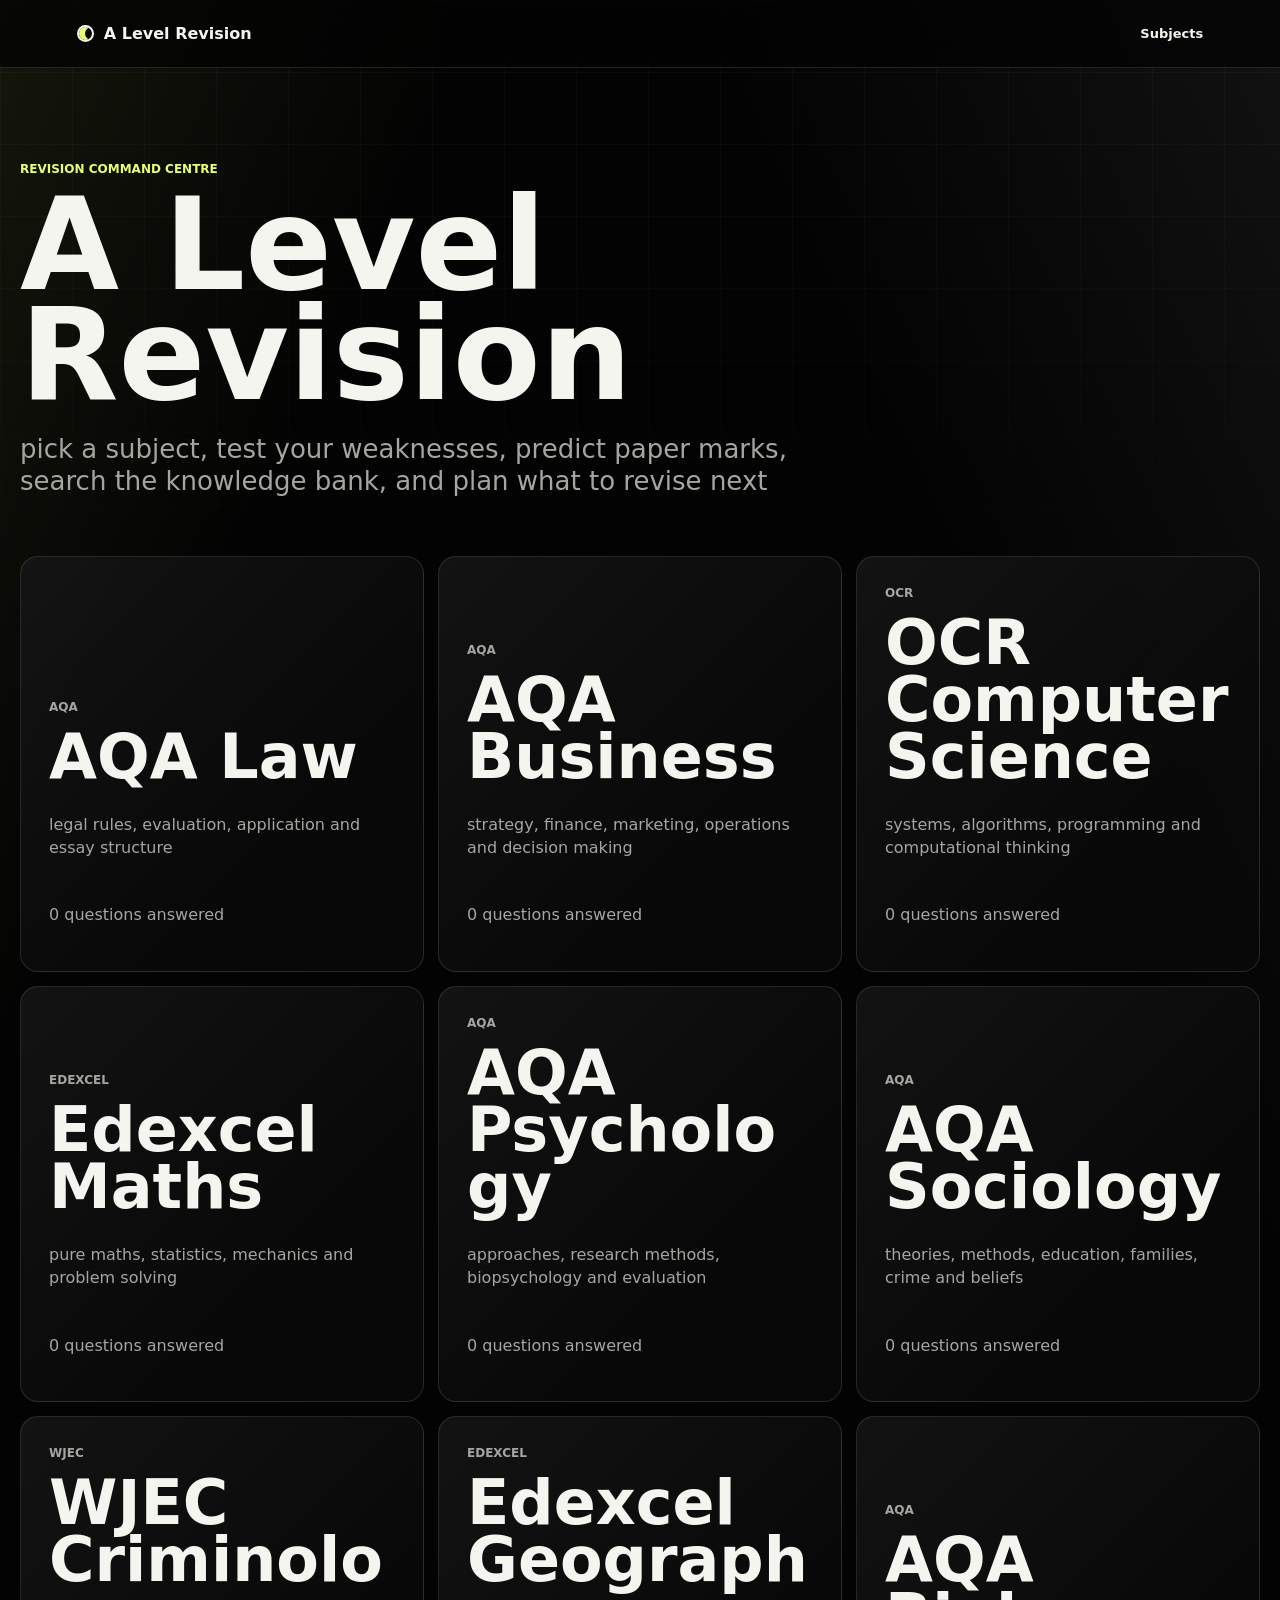
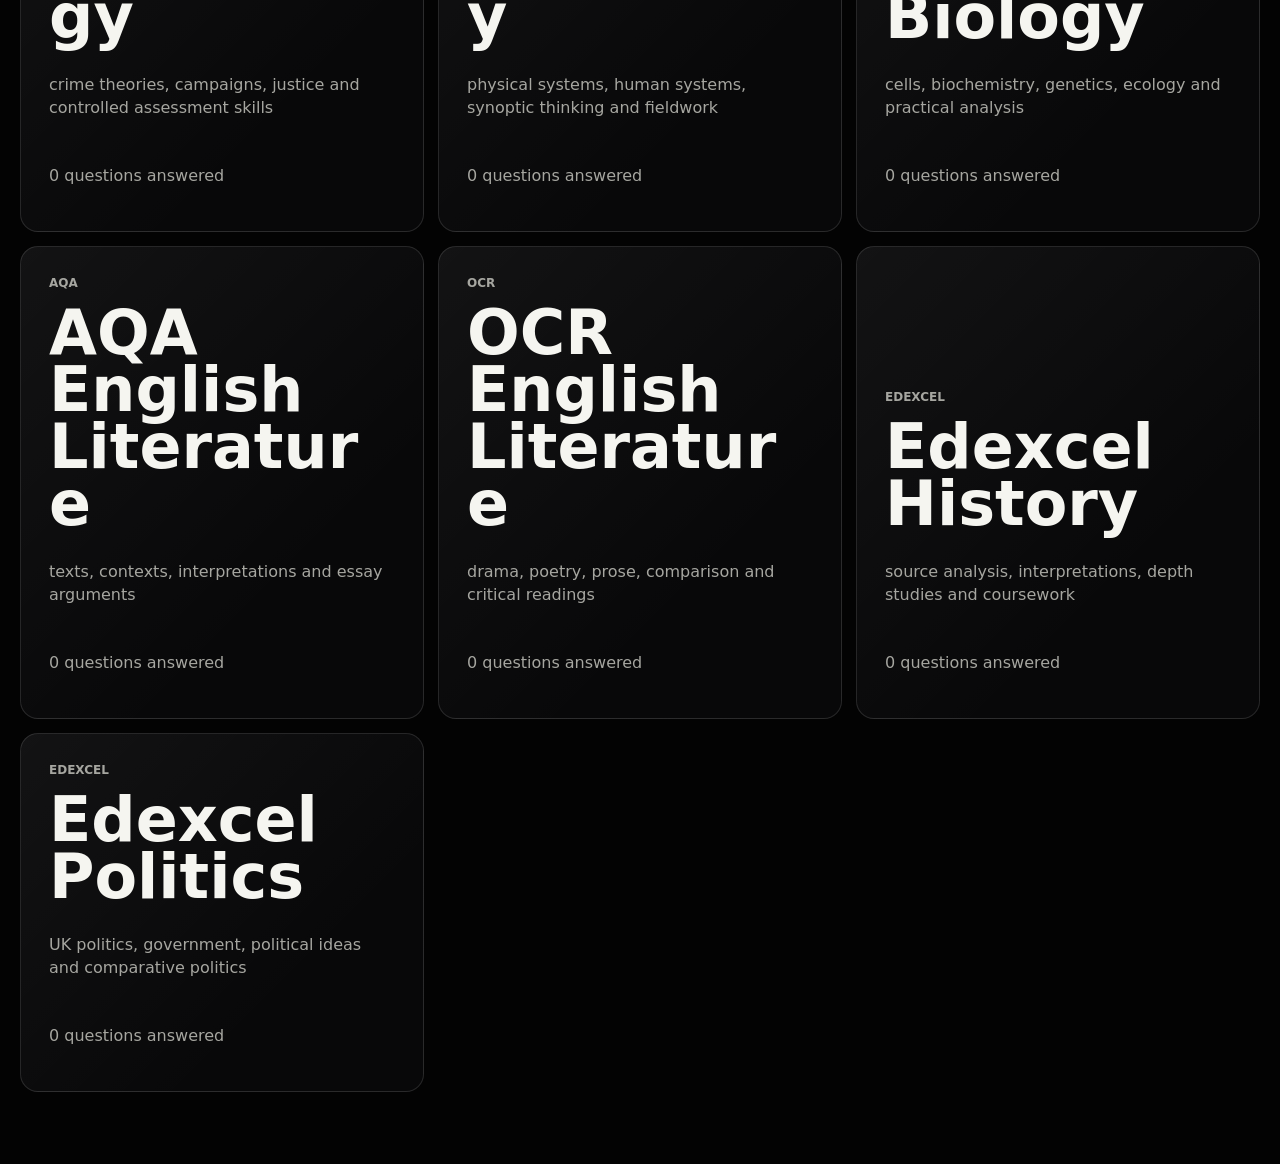
<file: index.html>
<!doctype html>
<html lang="en">
  <head>
    <meta charset="UTF-8" />
    <meta name="viewport" content="width=device-width, initial-scale=1.0" />
    <title>A Level Revision | jakublabs.xyz</title>
    <link rel="stylesheet" href="styles.css?v=2" />
  </head>
  <body data-page="home">
    <header class="site-header">
      <a class="brand" href="index.html"><span class="brand-mark"></span><span>A Level Revision</span></a>
      <nav class="nav-links">
        <a href="index.html" aria-current="page">Subjects</a>
      </nav>
    </header>

    <main class="app">
      <section class="hero">
        <p class="kicker">revision command centre</p>
        <h1>A Level Revision</h1>
        <p class="lede">pick a subject, test your weaknesses, predict paper marks, search the knowledge bank, and plan what to revise next</p>
      </section>

      <section class="subject-grid" id="subject-grid"></section>
    </main>

    <script src="script.js?v=2"></script>
  </body>
</html>
</file>
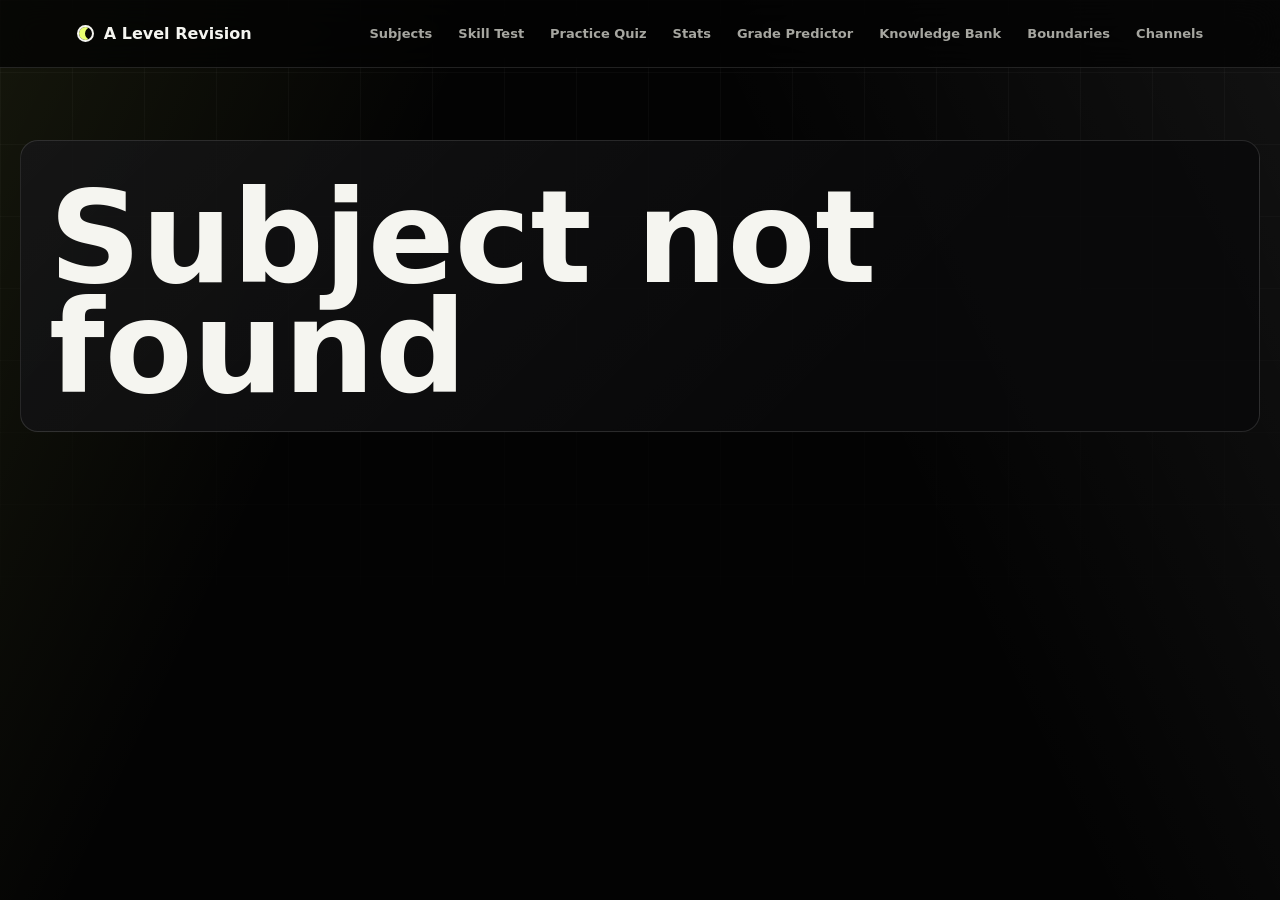
<file: subject.html>
<!doctype html>
<html lang="en">
  <head>
    <meta charset="UTF-8" />
    <meta name="viewport" content="width=device-width, initial-scale=1.0" />
    <title>Subject | A Level Revision</title>
    <link rel="stylesheet" href="styles.css?v=2" />
  </head>
  <body data-page="subject">
    <header class="site-header">
      <a class="brand" href="index.html"><span class="brand-mark"></span><span>A Level Revision</span></a>
      <nav class="nav-links">
        <a href="index.html">Subjects</a>
        <a href="#skill-test">Skill Test</a>
        <a href="#practice">Practice Quiz</a>
        <a href="#stats">Stats</a>
        <a href="#predictor">Grade Predictor</a>
        <a href="#bank">Knowledge Bank</a>
        <a href="#boundaries">Boundaries</a>
        <a href="#channels">Channels</a>
      </nav>
    </header>

    <main class="app">
      <section class="hero compact" id="subject-hero"></section>

      <section class="dashboard-grid">
        <article class="panel stat-card">
          <p class="kicker">answered</p>
          <strong id="stat-answered">0</strong>
          <span>questions tracked</span>
        </article>
        <article class="panel stat-card">
          <p class="kicker">accuracy</p>
          <strong id="stat-accuracy">--%</strong>
          <span>all quizzes</span>
        </article>
        <article class="panel stat-card">
          <p class="kicker">weakest topic</p>
          <strong id="stat-weakest">--</strong>
          <span>revise this first</span>
        </article>
      </section>

      <section class="section-block" id="topics">
        <div class="section-heading">
          <p class="kicker">topic map</p>
          <h2>choose a topic</h2>
        </div>
        <div class="topic-grid" id="topic-grid"></div>
      </section>

      <section class="section-block panel" id="skill-test">
        <div class="section-heading row-heading">
          <div>
            <p class="kicker">diagnostic</p>
            <h2>Skill Test</h2>
          </div>
          <button class="button button-light" id="start-skill-test" type="button">Start 50 Questions</button>
        </div>
        <p class="muted">A 50-question mixed-topic test used to estimate topic strength, paper predictions, and revision priorities.</p>
        <div class="quiz-zone" id="skill-test-zone"></div>
      </section>

      <section class="section-block panel" id="practice">
        <div class="section-heading">
          <p class="kicker">custom practice</p>
          <h2>Practice Quiz</h2>
        </div>
        <div class="quiz-builder">
          <label>
            <span>Question count</span>
            <input id="practice-count" type="number" min="5" max="80" value="15" />
          </label>
          <div class="topic-select" id="practice-topics"></div>
          <button class="button button-light" id="start-practice" type="button">Start Practice</button>
        </div>
        <div class="quiz-zone" id="practice-zone"></div>
      </section>

      <section class="section-block panel" id="stats">
        <div class="section-heading">
          <p class="kicker">performance</p>
          <h2>Stats Dashboard</h2>
        </div>
        <div class="stats-grid" id="stats-grid"></div>
        <div class="wrong-log" id="wrong-log"></div>
      </section>

      <section class="section-block panel" id="predictor">
        <div class="section-heading">
          <p class="kicker">forecast</p>
          <h2>Grade Predictor</h2>
        </div>
        <div class="paper-grid" id="paper-predictions"></div>
        <div class="manual-grid" id="manual-marks"></div>
        <div class="grade-output" id="grade-output"></div>
      </section>

      <section class="section-block panel" id="bank">
        <div class="section-heading">
          <p class="kicker">revision notes</p>
          <h2>Knowledge Bank</h2>
        </div>
        <input class="search-box" id="bank-search" type="search" placeholder="Search anything in this subject..." />
        <div class="bank-results" id="bank-results"></div>
      </section>

      <section class="section-block panel" id="boundaries">
        <div class="section-heading">
          <p class="kicker">last year model</p>
          <h2>Grade Boundaries</h2>
        </div>
        <div id="boundary-table"></div>
        <div class="boundary-tool" id="boundary-tool"></div>
      </section>

      <section class="section-block panel" id="channels">
        <div class="section-heading">
          <p class="kicker">youtube</p>
          <h2>Best Revision Channels</h2>
        </div>
        <div class="channel-grid" id="channel-grid"></div>
      </section>
    </main>

    <script src="script.js?v=2"></script>
  </body>
</html>
</file>
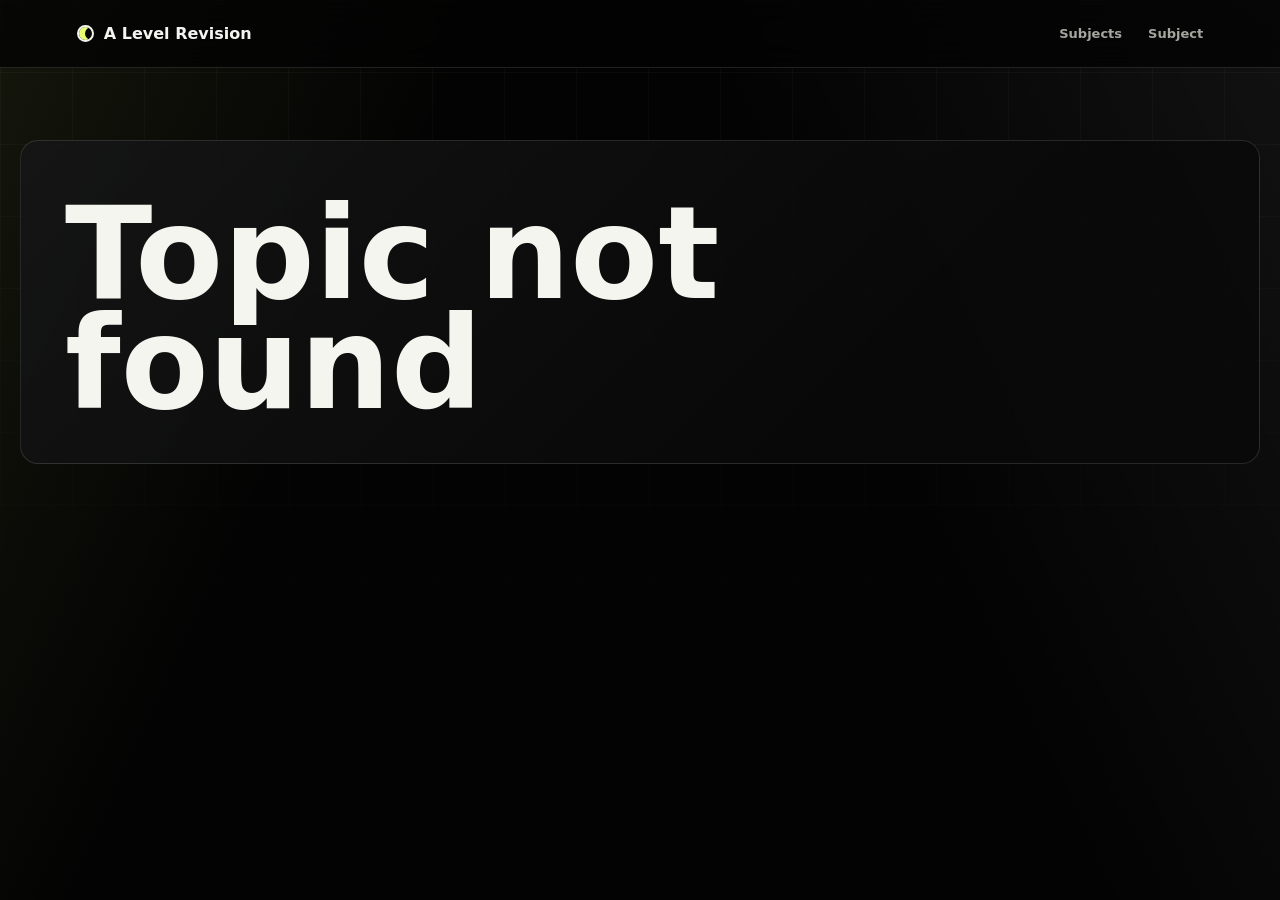
<file: topic.html>
<!doctype html>
<html lang="en">
  <head>
    <meta charset="UTF-8" />
    <meta name="viewport" content="width=device-width, initial-scale=1.0" />
    <title>Topic | A Level Revision</title>
    <link rel="stylesheet" href="styles.css?v=2" />
  </head>
  <body data-page="topic">
    <header class="site-header">
      <a class="brand" href="index.html"><span class="brand-mark"></span><span>A Level Revision</span></a>
      <nav class="nav-links">
        <a href="index.html">Subjects</a>
        <a id="subject-back" href="subject.html">Subject</a>
      </nav>
    </header>

    <main class="app">
      <article class="topic-page" id="topic-page"></article>
    </main>

    <script src="script.js?v=2"></script>
  </body>
</html>
</file>
<file: styles.css>
:root {
  color-scheme: dark;
  --bg: #030303;
  --surface: rgba(10, 10, 11, 0.86);
  --line: rgba(255, 255, 255, 0.12);
  --text: #f5f5f0;
  --muted: #a6a6a0;
  --signal: #e9ff70;
  --good: #67ff93;
  --warn: #ffd166;
  --bad: #ff5c7a;
}

* { box-sizing: border-box; }
[hidden] { display: none !important; }

html {
  min-height: 100%;
  overflow-x: hidden;
  background: var(--bg);
}

body {
  min-height: 100vh;
  margin: 0;
  overflow-x: hidden;
  background:
    linear-gradient(115deg, rgba(233, 255, 112, 0.08), transparent 28rem),
    linear-gradient(245deg, rgba(255, 255, 255, 0.06), transparent 34rem),
    var(--bg);
  color: var(--text);
  font-family: Inter, ui-sans-serif, system-ui, -apple-system, BlinkMacSystemFont, "Segoe UI", sans-serif;
}

body::before {
  position: fixed;
  inset: 0;
  pointer-events: none;
  content: "";
  background-image:
    linear-gradient(rgba(255, 255, 255, 0.035) 1px, transparent 1px),
    linear-gradient(90deg, rgba(255, 255, 255, 0.035) 1px, transparent 1px);
  background-size: 72px 72px;
  mask-image: linear-gradient(to bottom, #000, transparent 78%);
}

a { color: inherit; text-decoration: none; }
button, input, select { font: inherit; }

.site-header {
  position: sticky;
  top: 0;
  z-index: 5;
  display: flex;
  min-height: 68px;
  align-items: center;
  justify-content: space-between;
  gap: 24px;
  border-bottom: 1px solid var(--line);
  background: rgba(3, 3, 3, 0.76);
  backdrop-filter: blur(18px);
  padding: 0 clamp(18px, 6vw, 84px);
}

.brand, .nav-links { display: flex; align-items: center; }
.brand { gap: 10px; font-weight: 860; }

.brand-mark {
  width: 17px;
  height: 17px;
  border: 2px solid var(--text);
  border-radius: 50%;
  box-shadow: inset 6px 0 0 var(--signal);
}

.nav-links {
  gap: clamp(12px, 2.4vw, 26px);
  color: var(--muted);
  font-size: 13px;
  font-weight: 760;
}

.nav-links a[aria-current="page"],
.nav-links a:hover { color: var(--text); }

.app {
  position: relative;
  z-index: 1;
  width: min(1240px, calc(100% - 40px));
  margin: 0 auto;
  padding: clamp(34px, 6vw, 72px) 0 72px;
}

.hero {
  display: grid;
  justify-items: start;
  padding: 22px 0 clamp(34px, 6vw, 58px);
}

.hero.compact { padding-bottom: 34px; }

.kicker {
  margin: 0;
  color: var(--signal);
  font-size: 12px;
  font-weight: 900;
  text-transform: uppercase;
}

h1, h2, h3 { margin: 0; letter-spacing: 0; }

h1 {
  max-width: 1040px;
  margin-top: 14px;
  font-size: clamp(54px, 10vw, 132px);
  font-weight: 900;
  line-height: 0.86;
}

h2 {
  font-size: clamp(32px, 5vw, 62px);
  font-weight: 900;
  line-height: 0.92;
}

h3 {
  font-size: clamp(24px, 3vw, 36px);
  font-weight: 900;
  line-height: 0.98;
}

.lede, .muted, .card p, .topic-card p, .stat-card span, .question-card p, .explanation {
  color: var(--muted);
  line-height: 1.45;
}

.lede {
  max-width: 820px;
  margin: 24px 0 0;
  font-size: clamp(18px, 2.2vw, 26px);
  line-height: 1.22;
}

.panel, .card, .topic-card, .question-card {
  border: 1px solid var(--line);
  border-radius: 18px;
  background:
    linear-gradient(135deg, rgba(255, 255, 255, 0.045), transparent 70%),
    var(--surface);
  padding: clamp(18px, 4vw, 28px);
}

.subject-grid, .topic-grid, .stats-grid, .paper-grid, .manual-grid, .channel-grid, .card-grid {
  display: grid;
  grid-template-columns: repeat(3, minmax(0, 1fr));
  gap: 14px;
}

.card, .topic-card {
  display: grid;
  min-height: 210px;
  align-content: end;
  gap: 12px;
  transition: border-color 160ms ease, transform 160ms ease, background 160ms ease;
}

.card:hover, .topic-card:hover {
  border-color: rgba(233, 255, 112, 0.55);
  background:
    linear-gradient(135deg, rgba(233, 255, 112, 0.1), transparent 70%),
    rgba(17, 17, 19, 0.92);
  transform: translateY(-2px);
}

.subject-card h2, .topic-card h3 { overflow-wrap: anywhere; }

.dashboard-grid {
  display: grid;
  grid-template-columns: repeat(3, minmax(0, 1fr));
  gap: 14px;
}

.stat-card {
  display: grid;
  min-height: 160px;
  align-content: space-between;
  gap: 12px;
}

.stat-card strong {
  font-size: clamp(30px, 4vw, 54px);
  line-height: 0.95;
  overflow-wrap: anywhere;
}

.section-block { margin-top: 44px; }
.section-heading { margin-bottom: 16px; }
.section-heading h2 { margin-top: 8px; }

.row-heading {
  display: flex;
  flex-wrap: wrap;
  align-items: center;
  justify-content: space-between;
  gap: 14px;
}

.button {
  display: inline-flex;
  min-height: 42px;
  width: fit-content;
  align-items: center;
  justify-content: center;
  border: 0;
  border-radius: 999px;
  cursor: pointer;
  padding: 0 18px;
  font-size: 14px;
  font-weight: 860;
  white-space: nowrap;
}

.button-light {
  border: 1px solid #eff2d6;
  background: #f5f7e9;
  color: #11120e;
}

.button-dark {
  border: 1px solid var(--line);
  background: rgba(255, 255, 255, 0.05);
  color: var(--text);
}

.quiz-builder {
  display: grid;
  gap: 16px;
  margin-top: 18px;
}

.topic-select {
  display: flex;
  flex-wrap: wrap;
  gap: 8px;
}

.topic-check {
  display: inline-flex;
  min-height: 38px;
  align-items: center;
  gap: 8px;
  border: 1px solid var(--line);
  border-radius: 999px;
  background: rgba(255,255,255,0.04);
  color: var(--muted);
  padding: 0 12px;
  font-size: 13px;
  font-weight: 760;
}

input, select {
  min-height: 42px;
  min-width: 0;
  border: 1px solid var(--line);
  border-radius: 14px;
  background: rgba(255, 255, 255, 0.055);
  color: var(--text);
  padding: 0 14px;
  outline: none;
}

.search-box {
  width: 100%;
  margin: 4px 0 18px;
}

.quiz-zone {
  display: grid;
  gap: 14px;
  margin-top: 18px;
}

.question-card {
  display: grid;
  gap: 14px;
}

.options {
  display: grid;
  gap: 8px;
}

.option {
  display: flex;
  gap: 10px;
  align-items: flex-start;
  border: 1px solid var(--line);
  border-radius: 14px;
  background: rgba(255,255,255,0.035);
  padding: 12px;
  cursor: pointer;
}

.result-box, .grade-output {
  border: 1px solid rgba(233,255,112,0.35);
  border-radius: 18px;
  background: rgba(233,255,112,0.08);
  color: var(--text);
  margin-top: 18px;
  padding: 18px;
}

.insight-grid {
  display: grid;
  grid-template-columns: repeat(3, minmax(0, 1fr));
  gap: 12px;
}

.insight-card {
  border: 1px solid var(--line);
  border-radius: 16px;
  background: rgba(255,255,255,0.035);
  padding: 16px;
}

.insight-card p {
  margin: 10px 0 0;
  color: var(--muted);
  line-height: 1.35;
}

.insight-card ul {
  display: grid;
  gap: 8px;
  margin: 12px 0 0;
  padding: 0;
  list-style: none;
}

.insight-card li {
  display: flex;
  justify-content: space-between;
  gap: 12px;
  color: var(--muted);
}

.topic-stat, .paper-card, .bank-card, .channel-card, .boundary-card {
  border: 1px solid var(--line);
  border-radius: 16px;
  background: rgba(255,255,255,0.035);
  padding: 16px;
}

.topic-stat strong, .paper-card strong {
  display: block;
  margin-top: 8px;
  color: var(--text);
  font-size: 28px;
}

.wrong-log {
  display: grid;
  gap: 10px;
  margin-top: 18px;
}

.wrong-item {
  border-left: 3px solid var(--bad);
  background: rgba(255,92,122,0.06);
  border-radius: 10px;
  padding: 12px;
}

.bank-results {
  display: grid;
  gap: 12px;
}

.bank-card h3 { margin-bottom: 10px; }
.bank-card ul { margin: 10px 0 0; padding-left: 20px; color: var(--muted); }

.boundary-table {
  width: 100%;
  border-collapse: collapse;
  overflow: hidden;
  border-radius: 14px;
}

.boundary-table th, .boundary-table td {
  border-bottom: 1px solid var(--line);
  padding: 12px;
  text-align: left;
}

.boundary-tool {
  display: grid;
  gap: 14px;
  margin-top: 18px;
}

.slider-row {
  display: grid;
  grid-template-columns: minmax(160px, 1fr) 1fr 70px;
  gap: 12px;
  align-items: center;
}

input[type="range"] {
  padding: 0;
}

.topic-page {
  border: 1px solid var(--line);
  border-radius: 18px;
  background:
    linear-gradient(135deg, rgba(255, 255, 255, 0.045), transparent 70%),
    var(--surface);
  padding: clamp(22px, 5vw, 44px);
}

.topic-page h1 {
  white-space: normal;
}

.topic-notes {
  display: grid;
  gap: 16px;
  max-width: 820px;
  margin-top: 28px;
}

.pill-row {
  display: flex;
  flex-wrap: wrap;
  gap: 8px;
  margin-top: 18px;
}

.pill {
  border: 1px solid rgba(233,255,112,0.35);
  border-radius: 999px;
  background: rgba(233,255,112,0.08);
  color: var(--signal);
  padding: 8px 12px;
  font-size: 12px;
  font-weight: 860;
  text-transform: uppercase;
}

@media (max-width: 980px) {
  .subject-grid, .topic-grid, .stats-grid, .paper-grid, .manual-grid, .channel-grid, .card-grid, .dashboard-grid, .insight-grid {
    grid-template-columns: repeat(2, minmax(0, 1fr));
  }
}

@media (max-width: 760px) {
  .site-header {
    flex-wrap: wrap;
    justify-content: center;
    gap: 12px;
    padding: 14px 18px 16px;
  }

  .nav-links {
    width: 100%;
    justify-content: flex-start;
    overflow-x: auto;
    gap: 10px;
    scrollbar-width: none;
  }

  .nav-links::-webkit-scrollbar { display: none; }

  .nav-links a {
    border: 1px solid var(--line);
    border-radius: 999px;
    background: rgba(255,255,255,0.035);
    padding: 8px 11px;
  }

  .app {
    width: min(100% - 28px, 1240px);
  }

  .subject-grid, .topic-grid, .stats-grid, .paper-grid, .manual-grid, .channel-grid, .card-grid, .dashboard-grid, .insight-grid {
    grid-template-columns: 1fr;
  }

  .slider-row {
    grid-template-columns: 1fr;
  }

  h1 {
    font-size: clamp(44px, 15vw, 78px);
  }
}
</file>
